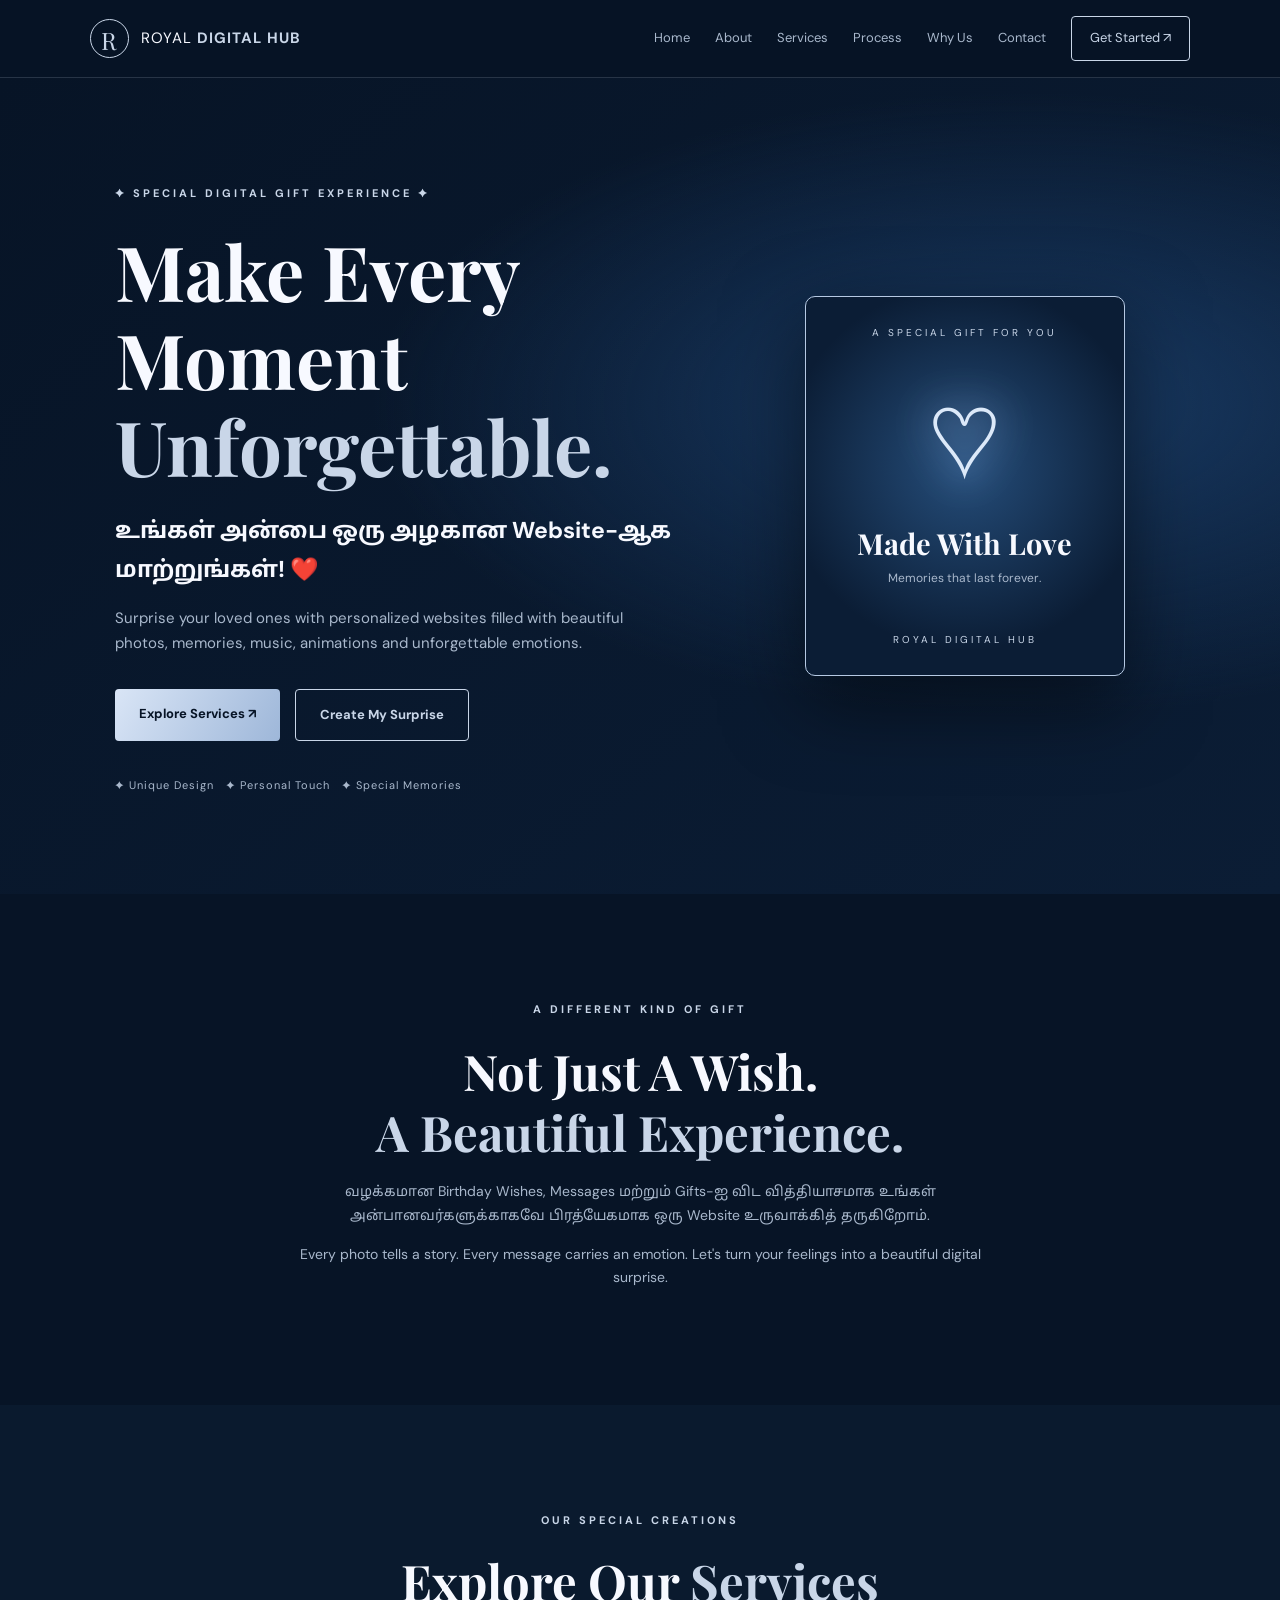
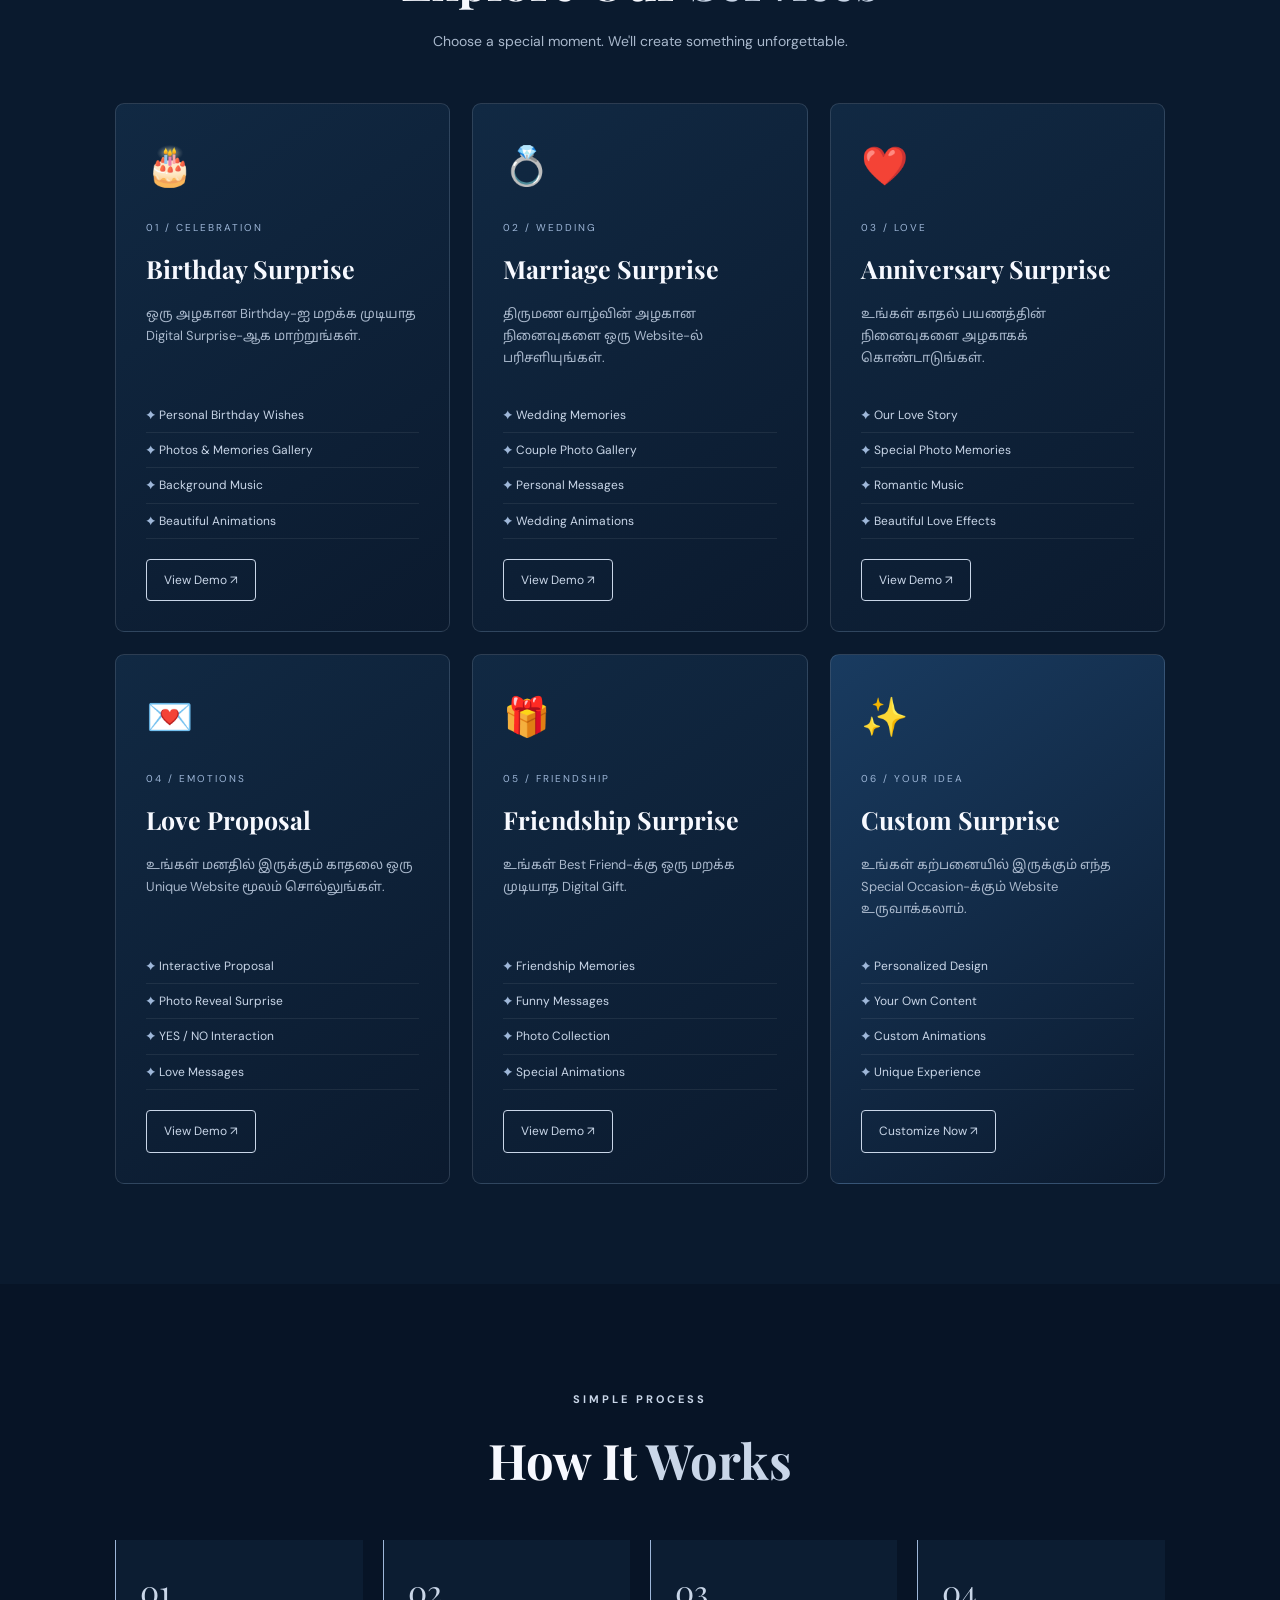
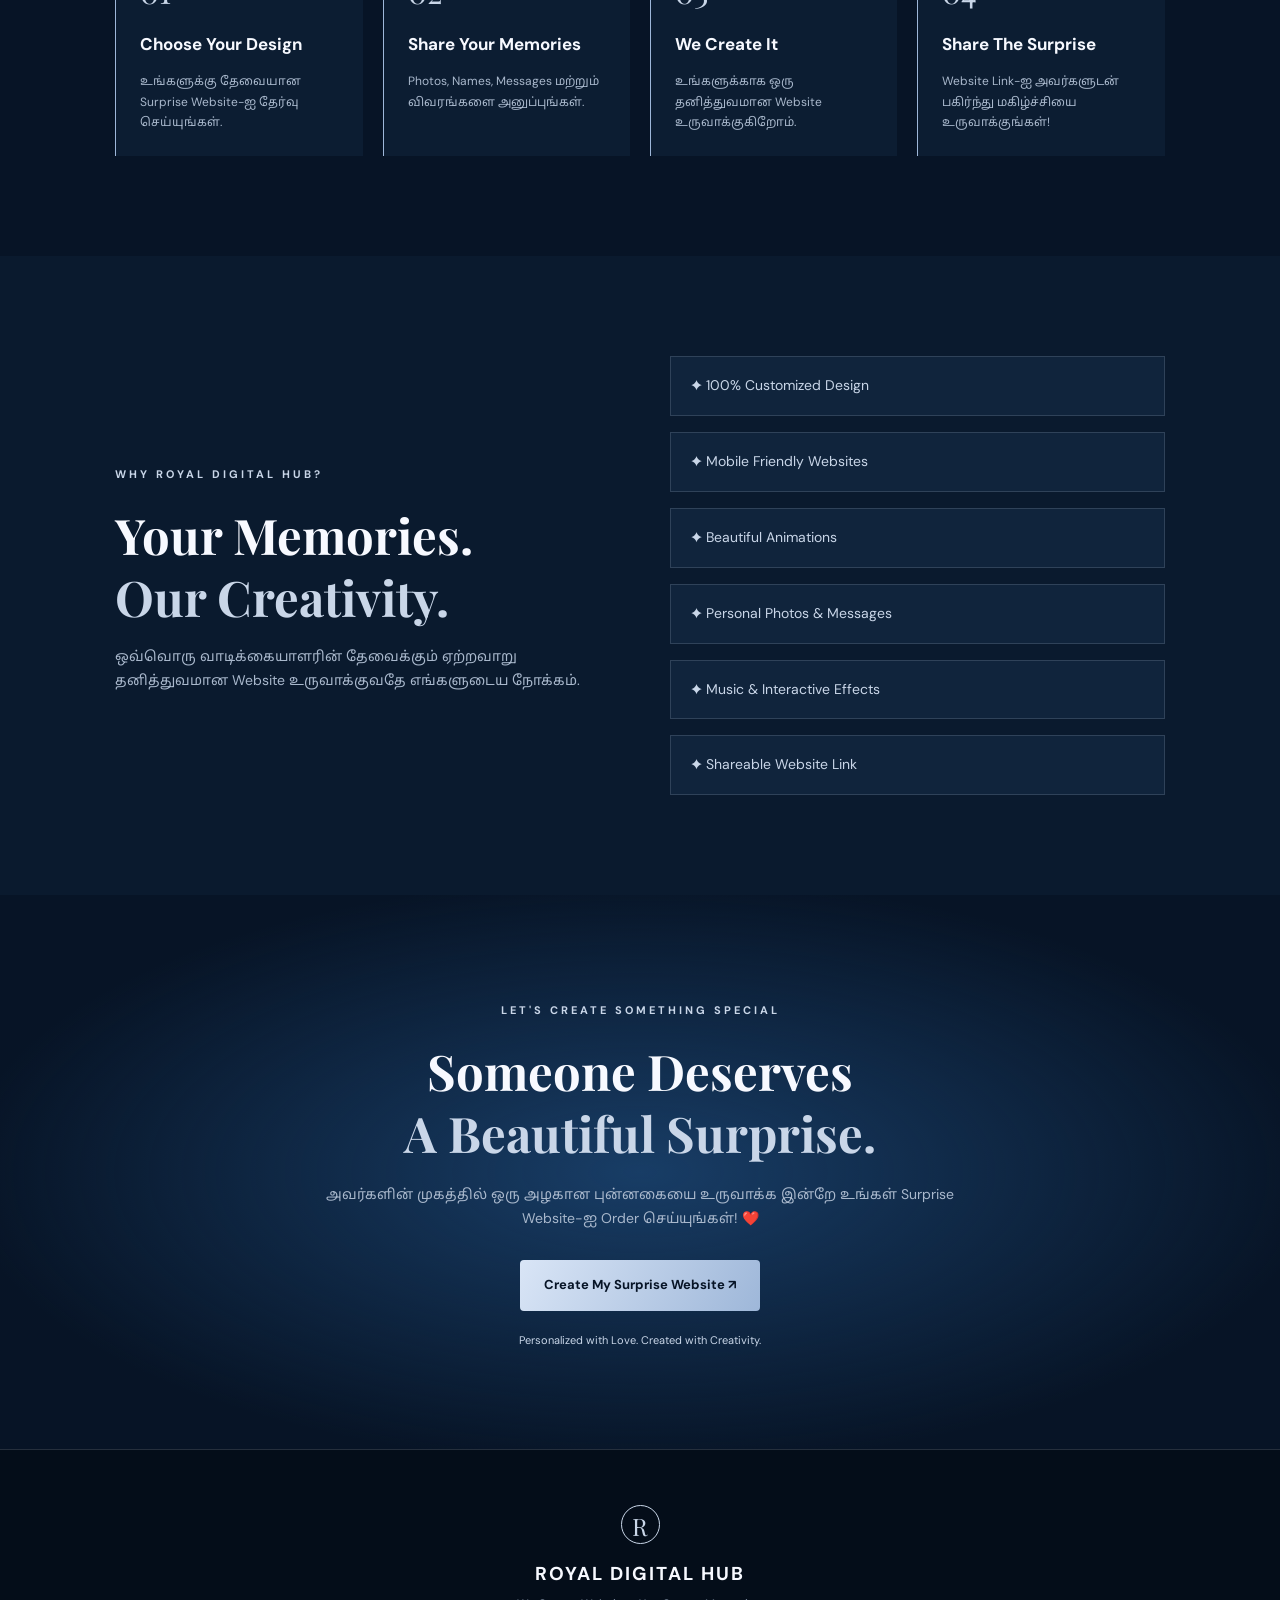
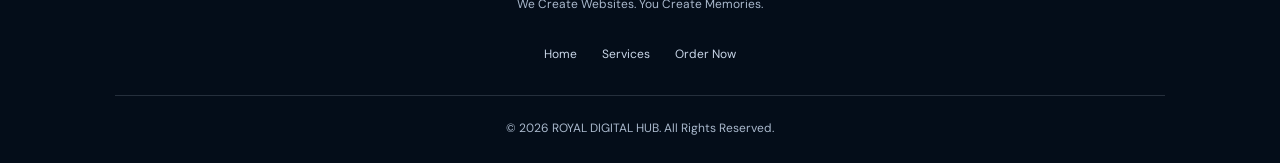
<file: index.html>
<!DOCTYPE html>
<html lang="ta">
<head>
  <meta charset="UTF-8">
  <meta name="viewport" content="width=device-width, initial-scale=1.0">
  <meta name="theme-color" content="#071426">

  <meta name="description" content="ROYAL DIGITAL HUB - Personalized Birthday, Wedding, Anniversary and Love Surprise Websites.">

  <title>ROYAL DIGITAL HUB | Surprise Wish Websites</title>

  <link rel="preconnect" href="https://fonts.googleapis.com">
  <link rel="preconnect" href="https://fonts.gstatic.com" crossorigin>

  <link href="https://fonts.googleapis.com/css2?family=DM+Sans:wght@400;500;600;700;800&family=Playfair+Display:wght@500;600;700&family=Noto+Sans+Tamil:wght@400;500;600;700&display=swap" rel="stylesheet">

  <link rel="stylesheet" href="surprise-wishes.css">
</head>

<body>

<!-- NAVBAR -->
<header class="navbar">

  <a href="#home" class="brand">
    <span class="brand-icon">R</span>
    <span>ROYAL <b>DIGITAL HUB</b></span>
  </a>

  <button class="menu-toggle" id="menuToggle"
    aria-label="Open navigation"
    aria-expanded="false">
    ☰
  </button>

  <nav id="navMenu">
    <a href="#home">Home</a>
    <a href="#about">About</a>
    <a href="#services">Services</a>
    <a href="#process">Process</a>
    <a href="#why-us">Why Us</a>
    <a href="#contact">Contact</a>
    <a href="#order" class="nav-btn">Get Started ↗</a>
  </nav>

</header>


<!-- HERO -->
<section class="hero" id="home">

  <div class="hero-content">

    <span class="eyebrow">✦ SPECIAL DIGITAL GIFT EXPERIENCE ✦</span>

    <h1>
      Make Every Moment
      <span>Unforgettable.</span>
    </h1>

    <h2>உங்கள் அன்பை ஒரு அழகான Website-ஆக மாற்றுங்கள்! ❤️</h2>

    <p>
      Surprise your loved ones with personalized websites
      filled with beautiful photos, memories, music,
      animations and unforgettable emotions.
    </p>

    <div class="hero-buttons">
      <a href="#services" class="primary-btn">
        Explore Services ↗
      </a>

      <a href="#order" class="secondary-btn">
        Create My Surprise
      </a>
    </div>

    <div class="hero-note">
      ✦ Unique Design &nbsp;
      ✦ Personal Touch &nbsp;
      ✦ Special Memories
    </div>

  </div>

  <div class="hero-visual">

    <div class="visual-card">

      <div class="visual-top">A SPECIAL GIFT FOR YOU</div>

      <div class="visual-heart">♡</div>

      <h3>Made With Love</h3>

      <p>Memories that last forever.</p>

      <div class="visual-bottom">
        ROYAL DIGITAL HUB
      </div>

    </div>

  </div>

</section>


<!-- ABOUT -->
<section class="intro section" id="about">

  <span class="section-label">A DIFFERENT KIND OF GIFT</span>

  <h2>
    Not Just A Wish.
    <br>
    <span>A Beautiful Experience.</span>
  </h2>

  <p>
    வழக்கமான Birthday Wishes, Messages மற்றும் Gifts-ஐ விட
    வித்தியாசமாக உங்கள் அன்பானவர்களுக்காகவே
    பிரத்யேகமாக ஒரு Website உருவாக்கித் தருகிறோம்.
  </p>

  <p>
    Every photo tells a story. Every message carries an emotion.
    Let's turn your feelings into a beautiful digital surprise.
  </p>

</section>


<!-- SERVICES -->
<section class="services section" id="services">

  <div class="section-heading">

    <span class="section-label">OUR SPECIAL CREATIONS</span>

    <h2>Explore Our <span>Services</span></h2>

    <p>
      Choose a special moment. We'll create something unforgettable.
    </p>

  </div>

  <div class="service-grid">

    <!-- BIRTHDAY -->
    <article class="service-card">

      <div class="service-icon">🎂</div>

      <span class="card-number">01 / CELEBRATION</span>

      <h3>Birthday Surprise</h3>

      <p>
        ஒரு அழகான Birthday-ஐ மறக்க முடியாத Digital Surprise-ஆக மாற்றுங்கள்.
      </p>

      <ul>
        <li>Personal Birthday Wishes</li>
        <li>Photos & Memories Gallery</li>
        <li>Background Music</li>
        <li>Beautiful Animations</li>
      </ul>

      <button class="demo-btn" data-demo="birthday">
        View Demo ↗
      </button>

    </article>


    <!-- MARRIAGE -->
    <article class="service-card">

      <div class="service-icon">💍</div>

      <span class="card-number">02 / WEDDING</span>

      <h3>Marriage Surprise</h3>

      <p>
        திருமண வாழ்வின் அழகான நினைவுகளை ஒரு Website-ல் பரிசளியுங்கள்.
      </p>

      <ul>
        <li>Wedding Memories</li>
        <li>Couple Photo Gallery</li>
        <li>Personal Messages</li>
        <li>Wedding Animations</li>
      </ul>

      <button class="demo-btn" data-demo="marriage">
        View Demo ↗
      </button>

    </article>


    <!-- ANNIVERSARY -->
    <article class="service-card">

      <div class="service-icon">❤️</div>

      <span class="card-number">03 / LOVE</span>

      <h3>Anniversary Surprise</h3>

      <p>
        உங்கள் காதல் பயணத்தின் நினைவுகளை அழகாகக் கொண்டாடுங்கள்.
      </p>

      <ul>
        <li>Our Love Story</li>
        <li>Special Photo Memories</li>
        <li>Romantic Music</li>
        <li>Beautiful Love Effects</li>
      </ul>

      <button class="demo-btn" data-demo="anniversary">
        View Demo ↗
      </button>

    </article>


    <!-- PROPOSAL -->
    <article class="service-card">

      <div class="service-icon">💌</div>

      <span class="card-number">04 / EMOTIONS</span>

      <h3>Love Proposal</h3>

      <p>
        உங்கள் மனதில் இருக்கும் காதலை ஒரு Unique Website மூலம் சொல்லுங்கள்.
      </p>

      <ul>
        <li>Interactive Proposal</li>
        <li>Photo Reveal Surprise</li>
        <li>YES / NO Interaction</li>
        <li>Love Messages</li>
      </ul>

      <button class="demo-btn" data-demo="proposal">
        View Demo ↗
      </button>

    </article>


    <!-- FRIENDSHIP -->
    <article class="service-card">

      <div class="service-icon">🎁</div>

      <span class="card-number">05 / FRIENDSHIP</span>

      <h3>Friendship Surprise</h3>

      <p>
        உங்கள் Best Friend-க்கு ஒரு மறக்க முடியாத Digital Gift.
      </p>

      <ul>
        <li>Friendship Memories</li>
        <li>Funny Messages</li>
        <li>Photo Collection</li>
        <li>Special Animations</li>
      </ul>

      <button class="demo-btn" data-demo="friendship">
        View Demo ↗
      </button>

    </article>


    <!-- CUSTOM -->
    <article class="service-card custom-card">

      <div class="service-icon">✨</div>

      <span class="card-number">06 / YOUR IDEA</span>

      <h3>Custom Surprise</h3>

      <p>
        உங்கள் கற்பனையில் இருக்கும் எந்த Special Occasion-க்கும்
        Website உருவாக்கலாம்.
      </p>

      <ul>
        <li>Personalized Design</li>
        <li>Your Own Content</li>
        <li>Custom Animations</li>
        <li>Unique Experience</li>
      </ul>

      <button class="demo-btn custom-btn">
        Customize Now ↗
      </button>

    </article>

  </div>

</section>


<!-- PROCESS -->
<section class="process section" id="process">

  <div class="section-heading">

    <span class="section-label">SIMPLE PROCESS</span>

    <h2>How It <span>Works</span></h2>

  </div>

  <div class="process-grid">

    <div class="process-card">
      <span>01</span>
      <h3>Choose Your Design</h3>
      <p>உங்களுக்கு தேவையான Surprise Website-ஐ தேர்வு செய்யுங்கள்.</p>
    </div>

    <div class="process-card">
      <span>02</span>
      <h3>Share Your Memories</h3>
      <p>Photos, Names, Messages மற்றும் விவரங்களை அனுப்புங்கள்.</p>
    </div>

    <div class="process-card">
      <span>03</span>
      <h3>We Create It</h3>
      <p>உங்களுக்காக ஒரு தனித்துவமான Website உருவாக்குகிறோம்.</p>
    </div>

    <div class="process-card">
      <span>04</span>
      <h3>Share The Surprise</h3>
      <p>Website Link-ஐ அவர்களுடன் பகிர்ந்து மகிழ்ச்சியை உருவாக்குங்கள்!</p>
    </div>

  </div>

</section>


<!-- WHY US -->
<section class="why section" id="why-us">

  <div class="why-content">

    <span class="section-label">WHY ROYAL DIGITAL HUB?</span>

    <h2>
      Your Memories.
      <br>
      <span>Our Creativity.</span>
    </h2>

    <p>
      ஒவ்வொரு வாடிக்கையாளரின் தேவைக்கும் ஏற்றவாறு
      தனித்துவமான Website உருவாக்குவதே எங்களுடைய நோக்கம்.
    </p>

  </div>

  <div class="features">

    <div>✦ 100% Customized Design</div>
    <div>✦ Mobile Friendly Websites</div>
    <div>✦ Beautiful Animations</div>
    <div>✦ Personal Photos & Messages</div>
    <div>✦ Music & Interactive Effects</div>
    <div>✦ Shareable Website Link</div>

  </div>

</section>


<!-- ORDER CTA -->
<section class="cta section" id="order">

  <span class="section-label">
    LET'S CREATE SOMETHING SPECIAL
  </span>

  <h2>
    Someone Deserves
    <br>
    <span>A Beautiful Surprise.</span>
  </h2>

  <p>
    அவர்களின் முகத்தில் ஒரு அழகான புன்னகையை உருவாக்க
    இன்றே உங்கள் Surprise Website-ஐ Order செய்யுங்கள்! ❤️
  </p>

  <button class="primary-btn" id="orderButton">
    Create My Surprise Website ↗
  </button>

  <small>Personalized with Love. Created with Creativity.</small>

</section>


<!-- CONTACT -->
<footer id="contact">

  <div class="footer-brand">

    <span class="brand-icon">R</span>

    <h3>ROYAL DIGITAL HUB</h3>

    <p>We Create Websites. You Create Memories.</p>

  </div>

  <div class="footer-links">

    <a href="#home">Home</a>
    <a href="#services">Services</a>
    <a href="#order">Order Now</a>

  </div>

  <p class="copyright">
    © <span id="year"></span>
    ROYAL DIGITAL HUB. All Rights Reserved.
  </p>

</footer>


<!-- DEMO MODAL -->
<div class="modal" id="demoModal" aria-hidden="true">

  <div class="modal-box"
       role="dialog"
       aria-modal="true"
       aria-labelledby="modalTitle">

    <button class="modal-close"
            id="closeModal"
            aria-label="Close">×</button>

    <span class="section-label">SAMPLE EXPERIENCE</span>

    <div class="modal-icon" id="modalIcon">🎂</div>

    <h2 id="modalTitle">Birthday Surprise</h2>

    <p id="modalText">A special digital experience.</p>

    <button class="primary-btn" id="modalOrder">
      Order This Website ↗
    </button>

  </div>

</div>


<!-- SCRIPT -->
<script src="surprise-wishes.js"></script>

</body>
</html>
</file>
<file: surprise-wishes.css>
:root {
  --bg: #071426;
  --bg2: #0b1d35;
  --silver: #c9d6e8;
  --white: #f7f9ff;
  --muted: #a9b8cc;
  --blue: #477ac1;
  --border: rgba(201,214,232,.17);
}

* {
  margin: 0;
  padding: 0;
  box-sizing: border-box;
}

html {
  scroll-behavior: smooth;
  scroll-padding-top: 90px;
}

body {
  background: var(--bg);
  color: var(--white);
  font-family: "DM Sans", "Noto Sans Tamil", sans-serif;
  line-height: 1.7;
  overflow-x: hidden;
}

a {
  text-decoration: none;
  color: inherit;
}

button {
  font: inherit;
  cursor: pointer;
}

button:focus-visible,
a:focus-visible {
  outline: 2px solid var(--silver);
  outline-offset: 4px;
}

/* NAVBAR */

.navbar {
  min-height: 78px;
  padding: 14px 7%;
  display: flex;
  align-items: center;
  justify-content: space-between;
  background: rgba(7,20,38,.96);
  border-bottom: 1px solid var(--border);
  position: sticky;
  top: 0;
  z-index: 100;
  backdrop-filter: blur(15px);
}

.brand {
  display: flex;
  align-items: center;
  gap: 12px;
  font-size: 15px;
  letter-spacing: 1px;
}

.brand b {
  color: var(--silver);
}

.brand-icon {
  width: 39px;
  height: 39px;
  display: grid;
  place-items: center;
  border: 1px solid var(--silver);
  border-radius: 50%;
  font-family: "Playfair Display", serif;
  color: var(--silver);
  font-size: 24px;
}

nav {
  display: flex;
  align-items: center;
  gap: 25px;
}

nav a {
  font-size: 13px;
  color: var(--muted);
  transition: .3s;
}

nav a:hover {
  color: white;
}

.nav-btn {
  padding: 10px 18px;
  border: 1px solid var(--silver);
  border-radius: 4px;
  color: var(--silver);
}

.menu-toggle {
  display: none;
  background: transparent;
  color: white;
  border: 0;
  font-size: 27px;
}

/* HERO */

.hero {
  min-height: 650px;
  padding: 100px 9%;
  display: grid;
  grid-template-columns: 1.2fr .8fr;
  align-items: center;
  gap: 50px;

  background:
    radial-gradient(ellipse at 80% 40%, #193b65 0%, transparent 45%),
    linear-gradient(140deg,#071426,#0b1d35);
}

.eyebrow,
.section-label {
  font-size: 11px;
  letter-spacing: 3px;
  color: var(--silver);
  font-weight: 700;
}

.hero h1 {
  font-family: "Playfair Display", serif;
  font-size: clamp(42px,6vw,76px);
  line-height: 1.15;
  margin: 22px 0;
}

.hero h1 span,
h2 span {
  color: var(--silver);
}

.hero h2 {
  font-size: clamp(17px,2vw,23px);
  margin-bottom: 16px;
}

.hero-content > p {
  max-width: 540px;
  color: var(--muted);
  font-size: 15px;
}

.hero-buttons {
  display: flex;
  flex-wrap: wrap;
  gap: 15px;
  margin-top: 32px;
}

.primary-btn,
.secondary-btn {
  display: inline-block;
  padding: 14px 24px;
  border-radius: 4px;
  font-size: 13px;
  font-weight: 700;
  text-align: center;
  transition: .3s;
  border: none;
}

.primary-btn {
  background: linear-gradient(120deg,#d9e5f6,#9eb7d9);
  color: #071426;
}

.primary-btn:hover {
  transform: translateY(-3px);
  box-shadow: 0 10px 30px #9eb7d933;
}

.secondary-btn {
  border: 1px solid var(--silver);
  color: var(--silver);
}

.secondary-btn:hover {
  background: #ffffff12;
}

.hero-note {
  margin-top: 35px;
  color: var(--muted);
  font-size: 11px;
  letter-spacing: 1px;
}

/* HERO VISUAL */

.hero-visual {
  display: grid;
  place-items: center;
  min-height: 350px;
}

.visual-card {
  width: min(100%,320px);
  min-height: 380px;
  border: 1px solid #b6c9e3;
  border-radius: 10px;

  background:
    radial-gradient(circle at 50% 45%,#254d7a,#0b1d35 70%);

  box-shadow: 0 25px 80px #0008;

  display: flex;
  flex-direction: column;
  align-items: center;
  justify-content: center;
  text-align: center;
  position: relative;
}

.visual-top,
.visual-bottom {
  position: absolute;
  font-size: 10px;
  letter-spacing: 3px;
  color: var(--silver);
}

.visual-top {
  top: 27px;
}

.visual-bottom {
  bottom: 27px;
}

.visual-heart {
  font-size: 100px;
  color: #dce9f9;
  line-height: 1.2;
  text-shadow: 0 0 40px #abcdfd;
  animation: heartbeat 2s infinite;
}

.visual-card h3 {
  font-family: "Playfair Display",serif;
  font-size: 29px;
  margin-top: 15px;
}

.visual-card p {
  color: var(--muted);
  font-size: 12px;
}

/* SECTIONS */

.section {
  padding: 100px 9%;
}

.intro {
  text-align: center;
  max-width: 950px;
  margin: auto;
}

.intro h2,
.section-heading h2,
.why h2,
.cta h2 {
  font-family: "Playfair Display",serif;
  font-size: clamp(32px,4vw,49px);
  line-height: 1.25;
  margin: 18px 0;
}

.intro p {
  max-width: 760px;
  margin: 15px auto;
  color: var(--muted);
  font-size: 14px;
}

/* SERVICES */

.services {
  background: #0a1a2e;
}

.section-heading {
  text-align: center;
  margin-bottom: 50px;
}

.section-heading > p {
  color: var(--muted);
  font-size: 14px;
}

.service-grid {
  display: grid;
  grid-template-columns: repeat(3,1fr);
  gap: 22px;
}

.service-card {
  padding: 30px;
  background: linear-gradient(145deg,#112943,#0b1a2e);
  border: 1px solid var(--border);
  border-radius: 9px;
  transition: .35s;
}

.service-card:hover {
  transform: translateY(-7px);
  border-color: #b7cce8;
  box-shadow: 0 20px 40px #0003;
}

.service-icon {
  font-size: 38px;
  margin-bottom: 20px;
}

.card-number {
  display: block;
  font-size: 10px;
  letter-spacing: 2px;
  color: #9db6d7;
}

.service-card h3 {
  font-family: "Playfair Display",serif;
  font-size: 25px;
  margin: 12px 0;
}

.service-card p {
  color: var(--muted);
  font-size: 13px;
  min-height: 75px;
}

.service-card ul {
  list-style: none;
  margin: 20px 0;
}

.service-card li {
  font-size: 12px;
  color: var(--silver);
  padding: 7px 0;
  border-bottom: 1px solid #ffffff12;
}

.service-card li::before {
  content: "✦ ";
  color: #9eb7d9;
}

.demo-btn {
  display: inline-block;
  border: 1px solid var(--silver);
  background: transparent;
  color: var(--silver);
  padding: 10px 17px;
  border-radius: 4px;
  font-size: 12px;
  transition: .3s;
}

.demo-btn:hover {
  background: var(--silver);
  color: var(--bg);
}

.custom-card {
  background: linear-gradient(145deg,#193b60,#0b1a2e);
}

/* PROCESS */

.process-grid {
  display: grid;
  grid-template-columns: repeat(4,1fr);
  gap: 20px;
}

.process-card {
  padding: 24px;
  border-left: 1px solid #9eb7d9;
  background: #0c1d32;
}

.process-card > span {
  font-family: "Playfair Display",serif;
  font-size: 32px;
  color: var(--silver);
}

.process-card h3 {
  font-size: 17px;
  margin: 12px 0;
}

.process-card p {
  font-size: 12px;
  color: var(--muted);
}

/* WHY US */

.why {
  background: #0a1a2e;
  display: grid;
  grid-template-columns: 1fr 1fr;
  align-items: center;
  gap: 60px;
}

.why-content p {
  color: var(--muted);
  font-size: 14px;
  max-width: 480px;
}

.features {
  display: grid;
  gap: 16px;
}

.features div {
  padding: 17px 20px;
  border: 1px solid var(--border);
  background: #10243c;
  font-size: 14px;
  color: var(--silver);
}

/* CTA */

.cta {
  text-align: center;
  background:
    radial-gradient(ellipse at center,#183d66,transparent 75%),
    #071426;
}

.cta p {
  color: var(--muted);
  max-width: 650px;
  margin: 20px auto 30px;
  font-size: 14px;
}

.cta small {
  display: block;
  margin-top: 20px;
  color: var(--silver);
  font-size: 11px;
}

/* FOOTER */

footer {
  padding: 55px 9% 25px;
  text-align: center;
  background: #040d19;
  border-top: 1px solid var(--border);
}

.footer-brand .brand-icon {
  margin: auto;
}

.footer-brand h3 {
  margin: 14px 0 4px;
  letter-spacing: 2px;
}

.footer-brand p,
.copyright {
  font-size: 12px;
  color: var(--muted);
}

.footer-links {
  display: flex;
  justify-content: center;
  gap: 25px;
  margin: 30px 0;
  font-size: 12px;
  color: var(--silver);
}

/* COPYRIGHT */

.copyright {
  border-top: 1px solid var(--border);
  padding-top: 22px;
}

/* MODAL */

.modal {
  position: fixed;
  inset: 0;
  z-index: 300;
  background: #000b;
  display: none;
  align-items: center;
  justify-content: center;
  padding: 20px;
  overflow-y: auto;
}

.modal.show {
  display: flex;
}

.modal-box {
  width: min(100%,450px);
  max-height: 90vh;
  overflow-y: auto;
  text-align: center;
  background: #0c2039;
  border: 1px solid var(--silver);
  padding: 45px 25px;
  border-radius: 9px;
  position: relative;
  animation: appear .3s ease;
}

.modal-close {
  position: absolute;
  right: 15px;
  top: 10px;
  border: 0;
  background: none;
  color: white;
  font-size: 30px;
}

.modal-icon {
  font-size: 55px;
  margin: 20px 0 5px;
}

.modal-box h2 {
  font-family: "Playfair Display",serif;
  font-size: 30px;
  margin: 10px 0;
}

.modal-box p {
  color: var(--muted);
  font-size: 13px;
  margin-bottom: 25px;
}

/* ANIMATIONS */

@keyframes appear {
  from {
    opacity: 0;
    transform: scale(.9);
  }

  to {
    opacity: 1;
    transform: scale(1);
  }
}

@keyframes heartbeat {
  0%, 100% {
    transform: scale(1);
  }

  50% {
    transform: scale(1.12);
  }
}

/* TABLET */

@media(max-width:1000px) {
  nav {
    gap: 15px;
  }

  nav a {
    font-size: 12px;
  }

  .navbar {
    padding-left: 4%;
    padding-right: 4%;
  }
}

@media(max-width:900px) {

  .hero {
    grid-template-columns: 1fr;
    text-align: center;
  }

  .hero-content > p {
    margin: auto;
  }

  .hero-buttons {
    justify-content: center;
  }

  .service-grid {
    grid-template-columns: repeat(2,1fr);
  }

  .why {
    grid-template-columns: 1fr;
  }

  .process-grid {
    grid-template-columns: repeat(2,1fr);
  }

}

/* MOBILE */

@media(max-width:650px) {

  .navbar {
    padding: 13px 5%;
  }

  .brand {
    font-size: 12px;
    gap: 8px;
  }

  .menu-toggle {
    display: block;
  }

  nav {
    display: none;
    position: absolute;
    top: 100%;
    left: 0;
    width: 100%;
    padding: 25px;
    background: #071426;
    flex-direction: column;
    border-bottom: 1px solid var(--border);
  }

  nav.active {
    display: flex;
  }

  .hero {
    padding: 75px 6%;
  }

  .hero h1 {
    font-size: 43px;
  }

  .hero-visual {
    min-height: 330px;
  }

  .section {
    padding: 75px 6%;
  }

  .service-grid,
  .process-grid {
    grid-template-columns: 1fr;
  }

  .service-card p {
    min-height: auto;
  }

  .footer-links {
    flex-wrap: wrap;
  }

}

/* REDUCED MOTION */

@media(prefers-reduced-motion: reduce) {
  *,
  *::before,
  *::after {
    scroll-behavior: auto !important;
    animation-duration: .01ms !important;
    transition-duration: .01ms !important;
  }
}
</file>
